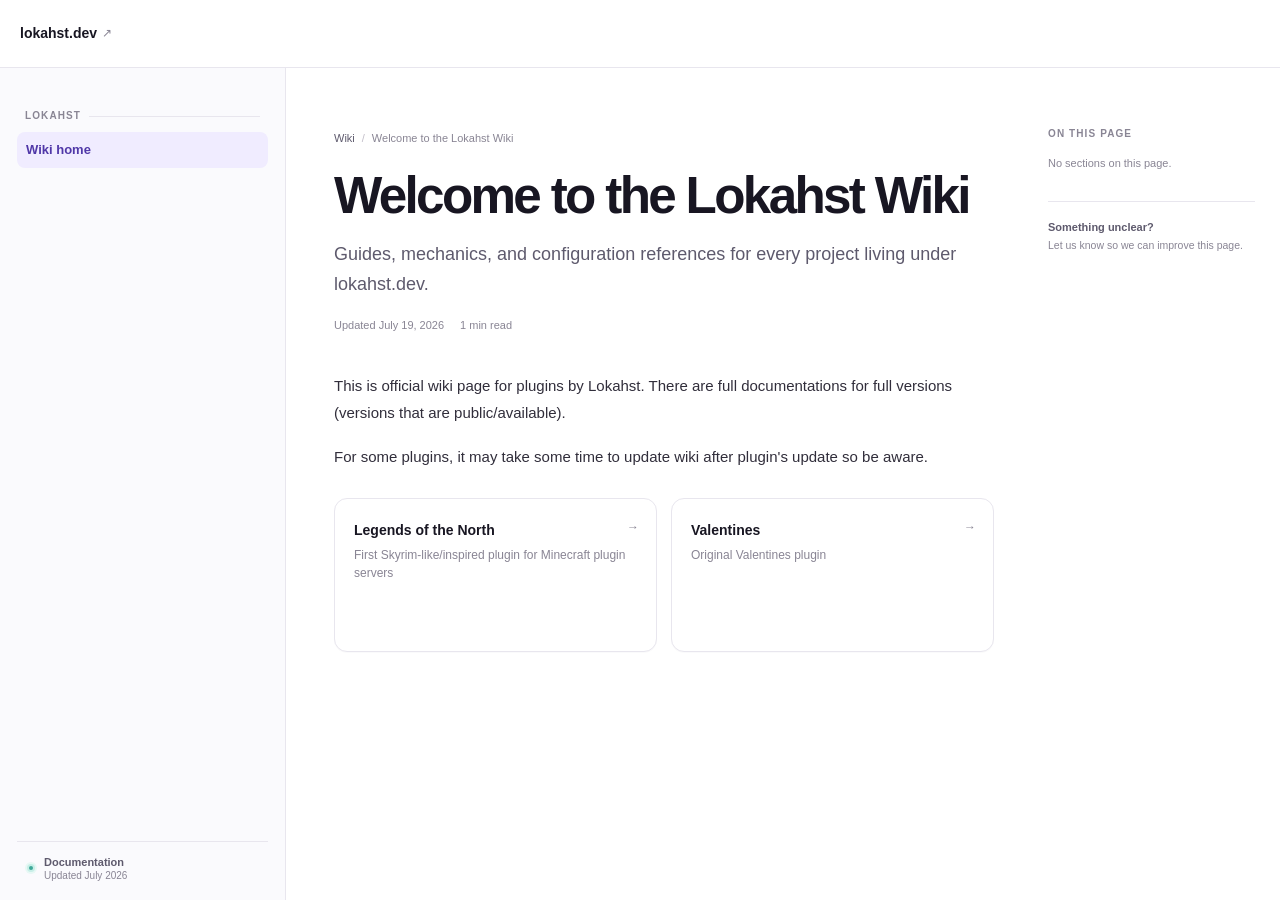
<file: index.html>
<html lang="en">
  <head>
    <meta charset="UTF-8">
    <meta http-equiv="X-UA-Compatible" content="IE=edge">
    <meta name="viewport" content="width=device-width, initial-scale=1">
    <link rel="stylesheet" href="/styling/style.css">
    <link rel="stylesheet" href="/styling/markdown.css">
    <link rel="stylesheet" href="/styling/responsive.css">

    <title>Lokahst.dev - wiki</title>

    <meta name="description" content="Documentation for all Lokahst's plugins.">
    <meta name="author" content="Lokahst.dev">
    <meta name="robots" content="index, follow, max-image-preview:large">
    <meta name="googlebot" content="index, follow">
    <meta name="theme-color" content="#f7f8fa">
    <meta name="application-name" content="Lokahst.dev">
    <meta name="generator" content="Lokahst.dev">
    <meta name="referrer" content="strict-origin-when-cross-origin">
    <link rel="canonical" href="https://wiki.lokahst.dev/">
    <link rel="icon" href="https://avatars.githubusercontent.com/u/301464382?s=400">
    <link rel="icon" type="image/png" sizes="512x512" href="https://avatars.githubusercontent.com/u/301464382?s=400">
    <link rel="icon" type="image/png" sizes="256x256" href="https://avatars.githubusercontent.com/u/301464382?s=400">
    <link rel="apple-touch-icon" sizes="180x180" href="https://avatars.githubusercontent.com/u/301464382?s=400">

    <meta property="og:type" content="website">
    <meta property="og:site_name" content="LokAhst">
    <meta property="og:title" content="Lokahst.dev - wiki">
    <meta property="og:description" content="Documentation for all Lokahst's plugins.">
    <meta property="og:url" content="https://wiki.lokahst.dev/">
    <meta property="og:image" content="https://avatars.githubusercontent.com/u/301464382?s=400">

    <meta property="og:image:width" content="1200">

    <meta property="og:image:height" content="630">

    <meta property="og:image:alt" content="Minecraft Plugin Developer">
    <meta name="twitter:card" content="summary_large_image">
    <meta name="twitter:title" content="Lokahst.dev - wiki">
    <meta name="twitter:description" content="Documentation for all Lokahst's plugins.">
    <meta name="twitter:image" content="https://avatars.githubusercontent.com/u/301464382?s=400">

    <meta name="keywords" content="LokAhst, Lokahst developer, developer, Minecraft, Java, Bedrock, Minecraft plugin developer, Minecraft plugins, PaperMC, mc, RPG, Minecraft RPG plugins, Modrinth, spigot, bukkit, purpur, Minecraft survival, Minecraft adventure, Minecraft skyrim-focused plugin, LOTN, Legends of the North, Valentines plugin, Minecraft Valentines, Minecraft skyrim-like plugin, Skyrim, The Elder Scrolls V">
    <script type="application/ld+json">
      {
        "@context": "https://schema.org",
        "@type": "Person",
        "name": "Lokahst.dev",
        "url": "https://wiki.lokahst.dev",
        "logo": "https://avatars.githubusercontent.com/u/301464382?s=400",
        "description": "Documentation for all Lokahst's plugins.",
        "sameAs": ["https://github.com/lokahst", "https://modrinth.com/user/lokahst", "https://lokahst.dev/discord"]
      }
    </script>
  </head>

  <body>
    <a class="skip-link" href="#wiki-content">Skip to content</a>

    <header class="topbar">
      <div class="topbar__brand">
        <button class="menu-button" id="menu-button" type="button" aria-label="Open navigation" aria-expanded="false">Menu</button>
        <a class="site-link" href="https://lokahst.dev" target="_blank" rel="noreferrer">lokahst.dev <span aria-hidden="true">↗</span></a>
      </div>
    </header>

    <div class="app-shell">
      <aside class="sidebar" id="sidebar" aria-label="Documentation navigation">
        <div class="sidebar__inner">
          <nav class="nav-tree" id="nav-tree"></nav>

          <div class="sidebar__footer">
            <span class="status-dot" aria-hidden="true"></span>
            <span><strong>Documentation</strong><small>Updated July 2026</small></span>
          </div>
        </div>
      </aside>

      <button class="sidebar-scrim" id="sidebar-scrim" type="button" aria-label="Close navigation" hidden></button>

      <main class="main-column">
        <div class="content-wrap">
          <article class="wiki-article" id="wiki-content" tabindex="-1" aria-live="polite">
            <div class="loading-state">
              <span class="loading-state__mark"></span>
              <span>Opening the wiki...</span>
            </div>
          </article>
        </div>
      </main>

      <aside class="toc" id="toc" aria-label="On this page">
        <div class="toc__inner">
          <p class="eyebrow">On this page</p>
          <nav id="toc-links"></nav>
          <div class="toc__help">
            <p><strong>Something unclear?</strong><span>Let us know so we can improve this page.</span></p>
          </div>
        </div>
      </aside>
    </div>

    <noscript>
      <div class="noscript">This wiki needs JavaScript enabled to load Markdown pages.</div>
    </noscript>

    <script src="/scripting/projects.js"></script>
    <script src="/scripting/markdown.js"></script>
    <script src="/scripting/wiki.js"></script>
  </body>
</html>
</file>
<file: styling/style.css>
:root{color-scheme:light;--paper:#fff;--paper-soft:#fafafd;--ink:#181622;--ink-soft:#5e5a6d;--ink-faint:#898594;--line:#e8e6ee;--line-strong:#dcd9e5;--accent:#6b52c8;--accent-dark:#5038a8;--accent-soft:#f0ecff;--accent-softer:#f8f6ff;--shadow-sm:0 1px 2px #1816220d 0 6px 18px #1816220a;--shadow-lg:0 24px 70px #1f1a302e;--topbar-height:68px;--sidebar-width:286px;--toc-width:238px;font-family:Inter,ui-sans-serif,-apple-system,BlinkMacSystemFont,"Segoe UI",sans-serif;font-synthesis:none}
*{box-sizing:border-box}
html{scroll-behavior:smooth;scroll-padding-top:calc(var(--topbar-height) + 28px)}
body{margin:0;min-width:320px;background:var(--paper);color:var(--ink);font-size:15px;line-height:1.6;-webkit-font-smoothing:antialiased}
button{font:inherit}
button,a{-webkit-tap-highlight-color:transparent}
a{color:inherit}
.skip-link{position:fixed;z-index:100;top:10px;left:10px;padding:9px 13px;border-radius:8px;background:var(--ink);color:#fff;transform:translateY(-150%);transition:transform 160ms ease}
.skip-link:focus{transform:translateY(0)}
.topbar{position:fixed;z-index:40;inset:0 0 auto 0;height:var(--topbar-height);display:flex;align-items:center;justify-content:flex-start;padding:0 24px 0 20px;border-bottom:1px solid var(--line);background:#fffffff0;backdrop-filter:blur(14px)}
.topbar__brand{display:flex;align-items:center}
.site-link{display:inline-flex;align-items:center;gap:5px;color:var(--ink);font-size:14px;font-weight:700;text-decoration:none}
.site-link:hover{color:var(--accent)}
.site-link span{color:var(--ink-faint);font-size:12px}
.menu-button{display:none;padding:7px 10px;border:1px solid var(--line);border-radius:8px;background:var(--paper);color:var(--ink);font-size:12px;font-weight:650;cursor:pointer;margin-right:10px}
.app-shell{min-height:100vh;display:grid;grid-template-columns:var(--sidebar-width) minmax(0,1fr) var(--toc-width);padding-top:var(--topbar-height)}
.sidebar{position:fixed;z-index:30;top:var(--topbar-height);bottom:0;left:0;width:var(--sidebar-width);border-right:1px solid var(--line);background:var(--paper-soft);overflow:hidden}
.sidebar__inner{height:100%;display:flex;flex-direction:column;padding:18px 14px 14px;overflow-y:auto;scrollbar-width:thin;scrollbar-color:#d8d4df transparent}
.nav-tree{flex:1;padding:22px 3px 20px}
.nav-project + .nav-project{margin-top:25px}
.nav-project__title{display:flex;align-items:center;gap:8px;margin:0 8px 8px;color:var(--ink-faint);font-size:10px;font-weight:780;letter-spacing:.11em;text-transform:uppercase}
.nav-project__title::after{height:1px;flex:1;background:var(--line);content:""}
.nav-project__title span{flex:0 0 auto}
.nav-link,.nav-section__toggle{width:100%;min-height:36px;display:flex;align-items:center;gap:9px;padding:7px 9px;border:0;border-radius:8px;background:transparent;color:var(--ink-soft);font-size:13px;font-weight:560;text-align:left;text-decoration:none;cursor:pointer;transition:background 130ms ease,color 130ms ease}
.nav-link:hover,.nav-section__toggle:hover{background:#f0eef5;color:var(--ink)}
.nav-link.active{background:var(--accent-soft);color:var(--accent-dark);font-weight:700}
.nav-section__toggle span{flex:1}
.nav-section__toggle::after{width:6px;height:6px;flex:0 0 auto;margin:0 4px 0 8px;border-right:1.5px solid var(--ink-faint);border-bottom:1.5px solid var(--ink-faint);content:"";transform:rotate(-45deg);transition:transform 150ms ease}
.nav-section__toggle[aria-expanded="true"]::after{transform:rotate(45deg)}
.nav-section__children{position:relative;margin-left:16px;padding-left:9px}
.nav-section__children::before{position:absolute;inset:2px auto 5px 0;width:1px;background:var(--line);content:""}
.nav-section__children[hidden]{display:none}
.nav-section__children .nav-link{min-height:32px;padding-top:5px;padding-bottom:5px;font-size:12.5px}
.sidebar__footer{display:flex;align-items:center;gap:9px;margin:0 3px;padding:13px 10px 4px;border-top:1px solid var(--line);color:var(--ink-soft);line-height:1.3}
.sidebar__footer > span:last-child{display:flex;flex-direction:column}
.sidebar__footer strong{font-size:11px;font-weight:680}
.sidebar__footer small{color:var(--ink-faint);font-size:10px}
.status-dot{width:8px;height:8px;flex:0 0 auto;border:2px solid #c7eee7;border-radius:50%;background:#3da898;box-shadow:0 0 0 2px #e8f8f5}
.main-column{grid-column:2;min-width:0}
.content-wrap{width:min(100%,860px);margin:0 auto;padding:62px 48px 40px}
.wiki-article{min-height:58vh;outline:none}
.toc{position:fixed;z-index:10;top:var(--topbar-height);right:0;bottom:0;width:var(--toc-width);background:var(--paper)}
.toc__inner{max-height:100%;padding:58px 25px 30px 6px;overflow-y:auto}
.eyebrow{margin:0 0 13px;color:var(--ink-faint);font-size:10px;font-weight:780;letter-spacing:.11em;text-transform:uppercase}
#toc-links{display:flex;flex-direction:column}
#toc-links a{position:relative;padding:5px 0 5px 12px;border-left:1px solid var(--line);color:var(--ink-faint);font-size:12px;line-height:1.45;text-decoration:none;transition:color 130ms ease,border-color 130ms ease}
#toc-links a:hover,#toc-links a.active{border-left-color:var(--accent);color:var(--accent-dark)}
#toc-links a[data-level="3"]{padding-left:23px;font-size:11.5px}
.toc__help{display:flex;gap:10px;margin-top:28px;padding-top:18px;border-top:1px solid var(--line);color:var(--ink-faint)}
.toc__help p{display:flex;flex-direction:column;margin:0;font-size:10.5px;line-height:1.45}
.toc__help strong{margin-bottom:2px;color:var(--ink-soft);font-size:11px}
.toc-empty{color:var(--ink-faint);font-size:11px}
.loading-state{min-height:280px;display:grid;place-items:center;align-content:center;gap:15px;color:var(--ink-faint);font-size:13px}
.loading-state__mark{width:26px;height:26px;border:2px solid var(--line);border-top-color:var(--accent);border-radius:50%;animation:spin 700ms linear infinite}
@keyframes spin {
to{transform:rotate(360deg)}
}
.sidebar-scrim{display:none}
.noscript{position:fixed;z-index:100;inset:auto 16px 16px 16px;padding:12px 16px;border-radius:10px;background:#332d45;color:#fff;text-align:center}
@media (prefers-reduced-motion: reduce) {
html{scroll-behavior:auto}
*,::before,::after{scroll-behavior:auto!important;animation-duration:.01ms!important;transition-duration:.01ms!important}
}
</file>
<file: styling/markdown.css>
.article-head { margin-bottom: 38px; }
.breadcrumbs { display: flex; flex-wrap: wrap; align-items: center; gap: 7px; margin-bottom: 21px; color: var(--ink-faint); font-size: 11px; }
.breadcrumbs a { color: var(--ink-soft); text-decoration: none; }
.breadcrumbs a:hover { color: var(--accent); }
.breadcrumb-separator { color: #c2bec9; }

.article-head h1 { margin: 0; color: var(--ink); font-size: clamp(2.35rem, 4vw, 3.45rem); font-weight: 760; letter-spacing: -0.052em; line-height: 1.06; }
.article-head .lead { max-width: 690px; margin: 17px 0 0; color: var(--ink-soft); font-size: 18px; line-height: 1.65; }
.article-meta { display: flex; flex-wrap: wrap; align-items: center; gap: 7px 16px; margin-top: 18px; color: var(--ink-faint); font-size: 11px; }
.article-meta span { display: inline-flex; align-items: center; gap: 6px; }

.markdown-body { color: #312e3b; font-size: 15px; line-height: 1.78; }
.markdown-body > *:first-child { margin-top: 0; }
.markdown-body h1, .markdown-body h2, .markdown-body h3, .markdown-body h4, .markdown-body h5, .markdown-body h6 { position: relative; color: var(--ink); font-weight: 720; letter-spacing: -0.025em; scroll-margin-top: calc(var(--topbar-height) + 28px); }
.markdown-body h1 { margin: 58px 0 19px; font-size: 31px; line-height: 1.22; }
.markdown-body h2 { margin: 54px 0 17px; padding-top: 3px; font-size: 27px; line-height: 1.28; }
.markdown-body h3 { margin: 34px 0 12px; font-size: 20px; line-height: 1.35; }
.markdown-body h4 { margin: 27px 0 9px; font-size: 16px; }
.markdown-body h5, .markdown-body h6 { margin: 23px 0 8px; font-size: 14px; }
.markdown-body .heading-anchor { margin-left: 7px; color: #b7b1c4; font-weight: 500; opacity: 0; text-decoration: none; transition: opacity 130ms ease; }
.markdown-body :is(h1, h2, h3, h4, h5, h6):hover .heading-anchor, .markdown-body .heading-anchor:focus { opacity: 1; }
.markdown-body p { margin: 0 0 18px; }
.markdown-body strong { color: #262331; font-weight: 710; }
.markdown-body a { color: var(--accent-dark); font-weight: 600; text-decoration-color: #c3b9e8; text-decoration-thickness: 1px; text-underline-offset: 3px; }
.markdown-body a:hover { color: var(--accent); text-decoration-color: var(--accent); }
.markdown-body img { max-width: 100%; height: auto; display: block; margin: 24px auto; border-radius: 10px; }
.markdown-body ul, .markdown-body ol { margin: 12px 0 22px; padding-left: 23px; }
.markdown-body li { margin: 7px 0; padding-left: 4px; }
.markdown-body li::marker { color: var(--accent); font-weight: 700; }
.markdown-body hr { height: 1px; margin: 42px 0; border: 0; background: var(--line); }

.markdown-body blockquote { margin: 25px 0; padding: 16px 18px; border: 1px solid #ded8f4; border-left: 3px solid var(--accent); border-radius: 0 10px 10px 0; background: var(--accent-softer); color: #494357; }
.markdown-body blockquote > *:last-child { margin-bottom: 0; }
.markdown-body blockquote strong:first-child { color: var(--accent-dark); }

.markdown-body code { padding: 2px 5px; border: 1px solid #e4e1e9; border-radius: 5px; background: #f5f3f7; color: #a33c5d; font: 0.88em/1.5 "SFMono-Regular", Consolas, "Liberation Mono", monospace; }
.code-block { position: relative; margin: 23px 0; }
.code-block__bar { min-height: 37px; display: flex; align-items: center; justify-content: space-between; padding: 0 8px 0 14px; border: 1px solid #353140; border-bottom: 0; border-radius: 10px 10px 0 0; background: #2d2936; color: #b8b1c6; }
.code-block__bar span { font: 600 10px/1 ui-monospace, SFMono-Regular, Consolas, monospace; letter-spacing: 0.06em; text-transform: uppercase; }
.code-copy { display: flex; align-items: center; gap: 5px; padding: 5px 7px; border: 0; border-radius: 5px; background: transparent; color: #c8c1d4; font-size: 10px; cursor: pointer; }
.code-copy:hover { background: #413b4d; color: #fff; }
.markdown-body pre { margin: 0; padding: 18px; border: 1px solid #353140; border-radius: 0 0 10px 10px; background: #201d28; color: #eeeaf5; overflow-x: auto; }
.markdown-body pre code { padding: 0; border: 0; background: transparent; color: inherit; font-size: 12px; line-height: 1.7; }

.table-wrap { margin: 23px 0; border: 1px solid var(--line); border-radius: 10px; overflow-x: auto; }
.markdown-body table { width: 100%; border-collapse: collapse; font-size: 13px; line-height: 1.55; }
.markdown-body th, .markdown-body td { padding: 12px 14px; border-bottom: 1px solid var(--line); text-align: left; vertical-align: top; }
.markdown-body tr:last-child td { border-bottom: 0; }
.markdown-body th { background: var(--paper-soft); color: var(--ink-soft); font-size: 11px; font-weight: 740; letter-spacing: 0.035em; text-transform: uppercase; }
.markdown-body td:first-child { color: var(--ink); font-weight: 600; }

.doc-card-grid { display: grid; grid-template-columns: repeat(2, minmax(0, 1fr)); gap: 14px; margin: 27px 0 34px; }
.doc-card { position: relative; min-height: 154px; display: flex; flex-direction: column; padding: 19px; border: 1px solid var(--line); border-radius: 13px; background: var(--paper); text-decoration: none !important; box-shadow: 0 1px 0 rgba(31, 26, 48, 0.02); transition: transform 160ms ease, border-color 160ms ease, box-shadow 160ms ease; }
.doc-card:hover { transform: translateY(-3px); border-color: #cdc6e0; box-shadow: var(--shadow-sm); }
.doc-card strong { margin-bottom: 3px; color: var(--ink); font-size: 14px; }
.doc-card span { color: var(--ink-faint); font-size: 12px; font-weight: 450; line-height: 1.5; }
.doc-card__arrow { position: absolute; top: 19px; right: 17px; color: #aaa4b6; }

.callout { display: block; margin: 24px 0; padding: 15px 17px; border: 1px solid #d8d1f0; border-radius: 10px; background: var(--accent-softer); }
.callout--warning { border-color: #f0d9ad; background: #fffaf0; }
.callout--success { border-color: #cbe8e2; background: #f1fbf9; }
.callout__body { min-width: 0; }
.callout__title { display: block; margin-bottom: 2px; color: var(--ink); font-size: 12px; font-weight: 730; }
.callout__body > * { color: var(--ink-soft); font-size: 12.5px; line-height: 1.6; }
.callout__body > :last-child { margin-bottom: 0; }
.callout__body > :first-child:not(.callout__title) { margin-top: 0; }

.spoiler { margin: 24px 0; border: 1px solid var(--line-strong); border-radius: 10px; background: var(--paper); overflow: hidden; }
.spoiler summary { position: relative; padding: 14px 44px 14px 16px; color: var(--ink); font-size: 13px; font-weight: 700; list-style: none; cursor: pointer; user-select: none; }
.spoiler summary::-webkit-details-marker { display: none; }
.spoiler summary::after { position: absolute; top: 50%; right: 18px; width: 7px; height: 7px; border-right: 1.5px solid var(--ink-faint); border-bottom: 1.5px solid var(--ink-faint); content: ""; transform: translateY(-65%) rotate(45deg); transition: transform 150ms ease; }
.spoiler[open] summary::after { transform: translateY(-35%) rotate(225deg); }
.spoiler summary:hover { background: var(--paper-soft); }
.spoiler__content { padding: 17px 17px 1px; border-top: 1px solid var(--line); }
.spoiler__content > :first-child { margin-top: 0; }
.spoiler__content > :last-child { margin-bottom: 16px; }
.spoiler__content > .code-block:first-child { margin-top: 0; }

.steps { margin: 26px 0; counter-reset: steps; }
.step { position: relative; min-height: 66px; margin-left: 17px; padding: 0 0 29px 35px; border-left: 1px solid var(--line-strong); counter-increment: steps; }
.step:last-child { padding-bottom: 0; border-color: transparent; }
.step::before { position: absolute; top: -2px; left: -17px; width: 32px; height: 32px; display: grid; place-items: center; border: 1px solid #d6cfed; border-radius: 50%; background: var(--paper); color: var(--accent-dark); font-size: 11px; font-weight: 750; content: counter(steps); }
.step strong { display: block; margin-bottom: 3px; font-size: 13.5px; }
.step p { margin: 0; color: var(--ink-soft); font-size: 13px; }

.article-error { min-height: 420px; display: grid; place-items: center; align-content: center; text-align: center; }
.article-error__code { margin-bottom: 10px; color: var(--accent); font-size: 12px; font-weight: 760; letter-spacing: 0.12em; text-transform: uppercase; }
.article-error h1 { margin: 0 0 10px; font-size: 38px; letter-spacing: -0.04em; }
.article-error p { max-width: 430px; margin: 0 0 20px; color: var(--ink-soft); }
.article-error__retry { padding: 9px 14px; border: 0; border-radius: 8px; background: var(--accent); color: #fff; font-weight: 650; cursor: pointer; }
.article-error__retry:hover { background: var(--accent-dark); }
</file>
<file: styling/responsive.css>
@media (max-width: 1180px) {
:root{--toc-width:210px;--sidebar-width:265px}
.content-wrap{padding-inline:38px}
.toc__inner{padding-right:16px}
}
@media (max-width: 980px) {
:root{--sidebar-width:278px}
.app-shell{display:block}
.main-column{margin-left:var(--sidebar-width)}
.toc{display:none}
.content-wrap{max-width:790px;padding-inline:46px}
}
@media (max-width: 760px) {
:root{--topbar-height:62px}
.topbar{padding-inline:13px}
.menu-button{display:inline-flex}
.sidebar{top:var(--topbar-height);width:min(86vw,304px);transform:translateX(-102%);box-shadow:none;transition:transform 220ms cubic-bezier(.2,.7,.2,1)}
.sidebar.open{transform:translateX(0);box-shadow:var(--shadow-lg)}
.sidebar__inner{padding-top:17px}
.sidebar-scrim{position:fixed;z-index:25;inset:0;width:100%;height:100%;display:block;padding:0;border:0;background:#1c182a4d;backdrop-filter:blur(2px)}
.sidebar-scrim[hidden]{display:none}
body.menu-open{overflow:hidden}
.main-column{margin-left:0}
.content-wrap{width:100%;padding:42px 24px 30px}
.article-head{margin-bottom:32px}
.article-head h1{font-size:clamp(2.15rem,11vw,3rem)}
.article-head .lead{font-size:16px;line-height:1.6}
.markdown-body h2{margin-top:44px;font-size:24px}
}
@media (max-width: 520px) {
.content-wrap{padding-inline:19px}
.breadcrumbs{margin-bottom:17px}
.article-head h1{letter-spacing:-.045em}
.article-head .lead{margin-top:13px}
.article-meta{align-items:flex-start;flex-direction:column}
.doc-card-grid{grid-template-columns:1fr}
.doc-card{min-height:138px}
.markdown-body{font-size:14.5px}
.markdown-body h2{font-size:22px}
.markdown-body h3{font-size:18px}
.markdown-body blockquote{padding-inline:14px}
.table-wrap{margin-right:-10px}
}
@media print {
.topbar,.sidebar,.toc{display:none!important}
.app-shell{display:block;padding:0}
.main-column{margin:0}
.content-wrap{width:100%;max-width:none;padding:0}
.markdown-body a{color:inherit}
}
</file>
